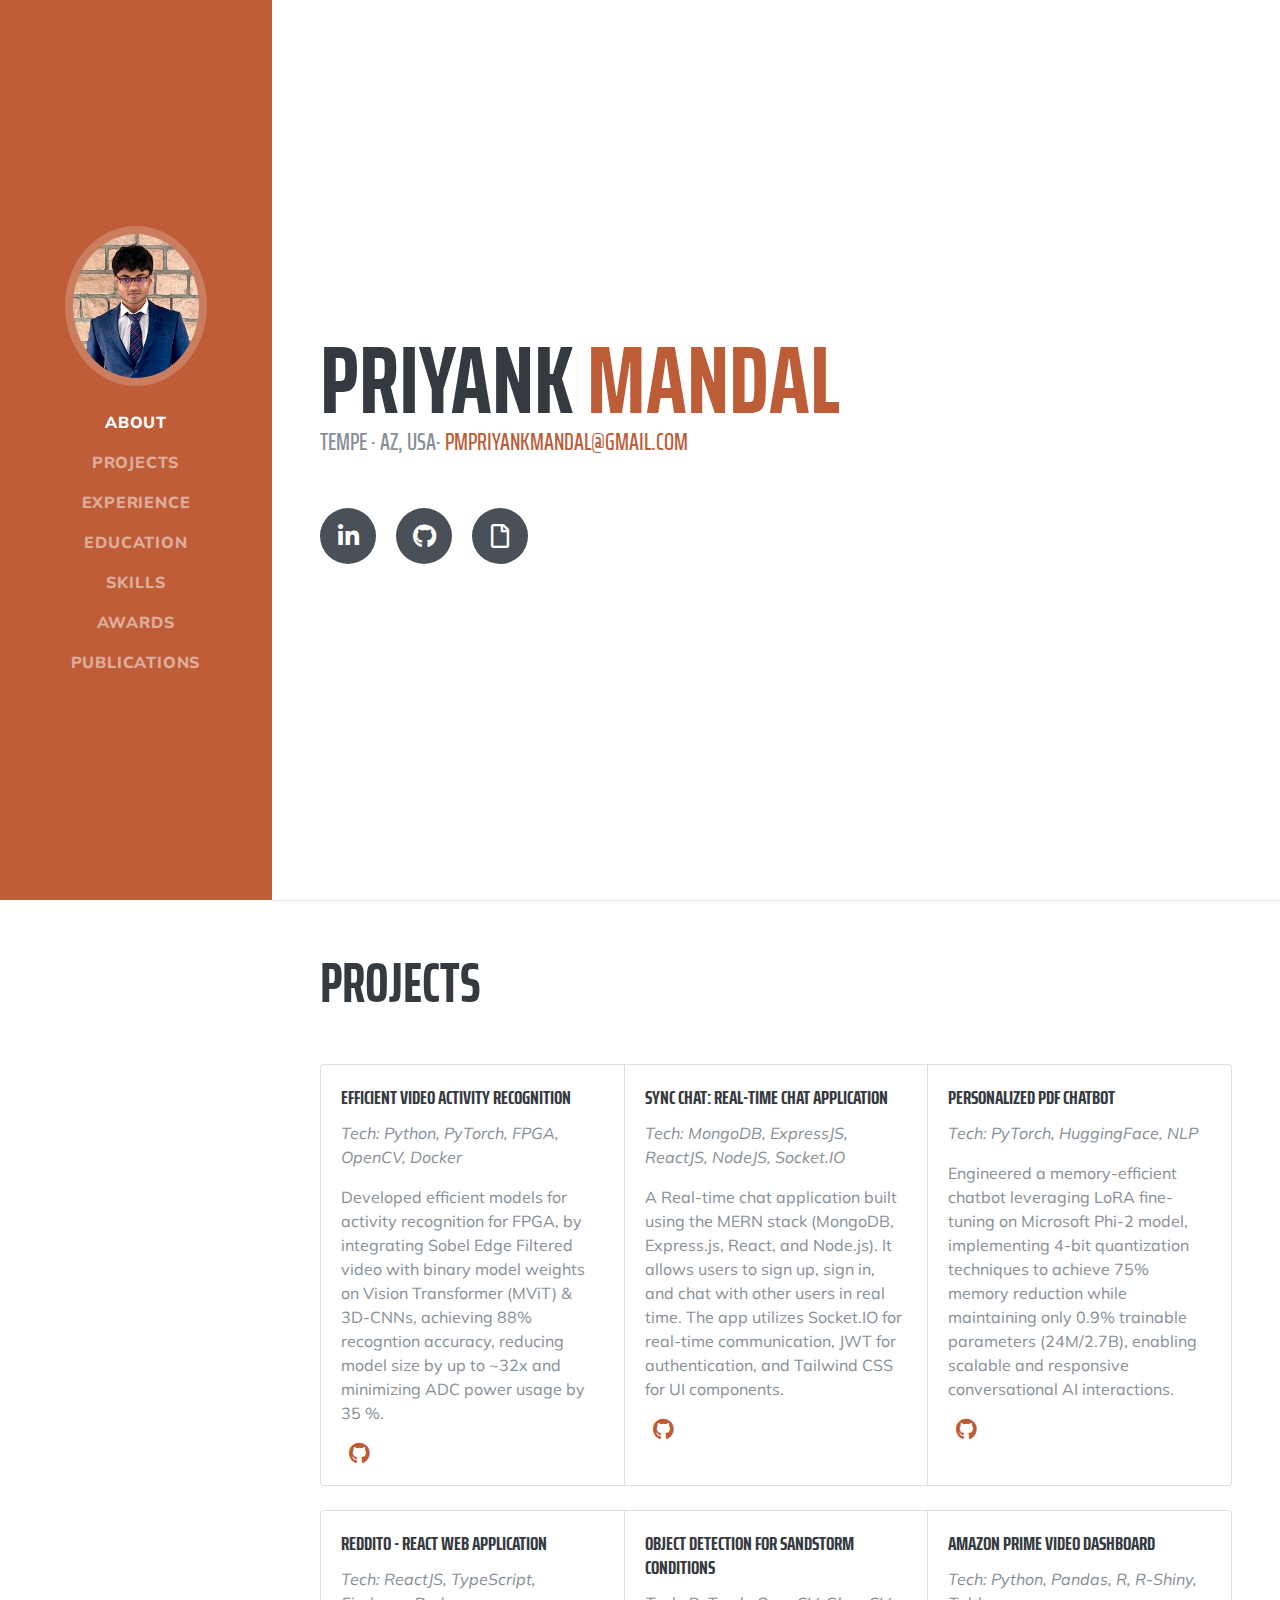
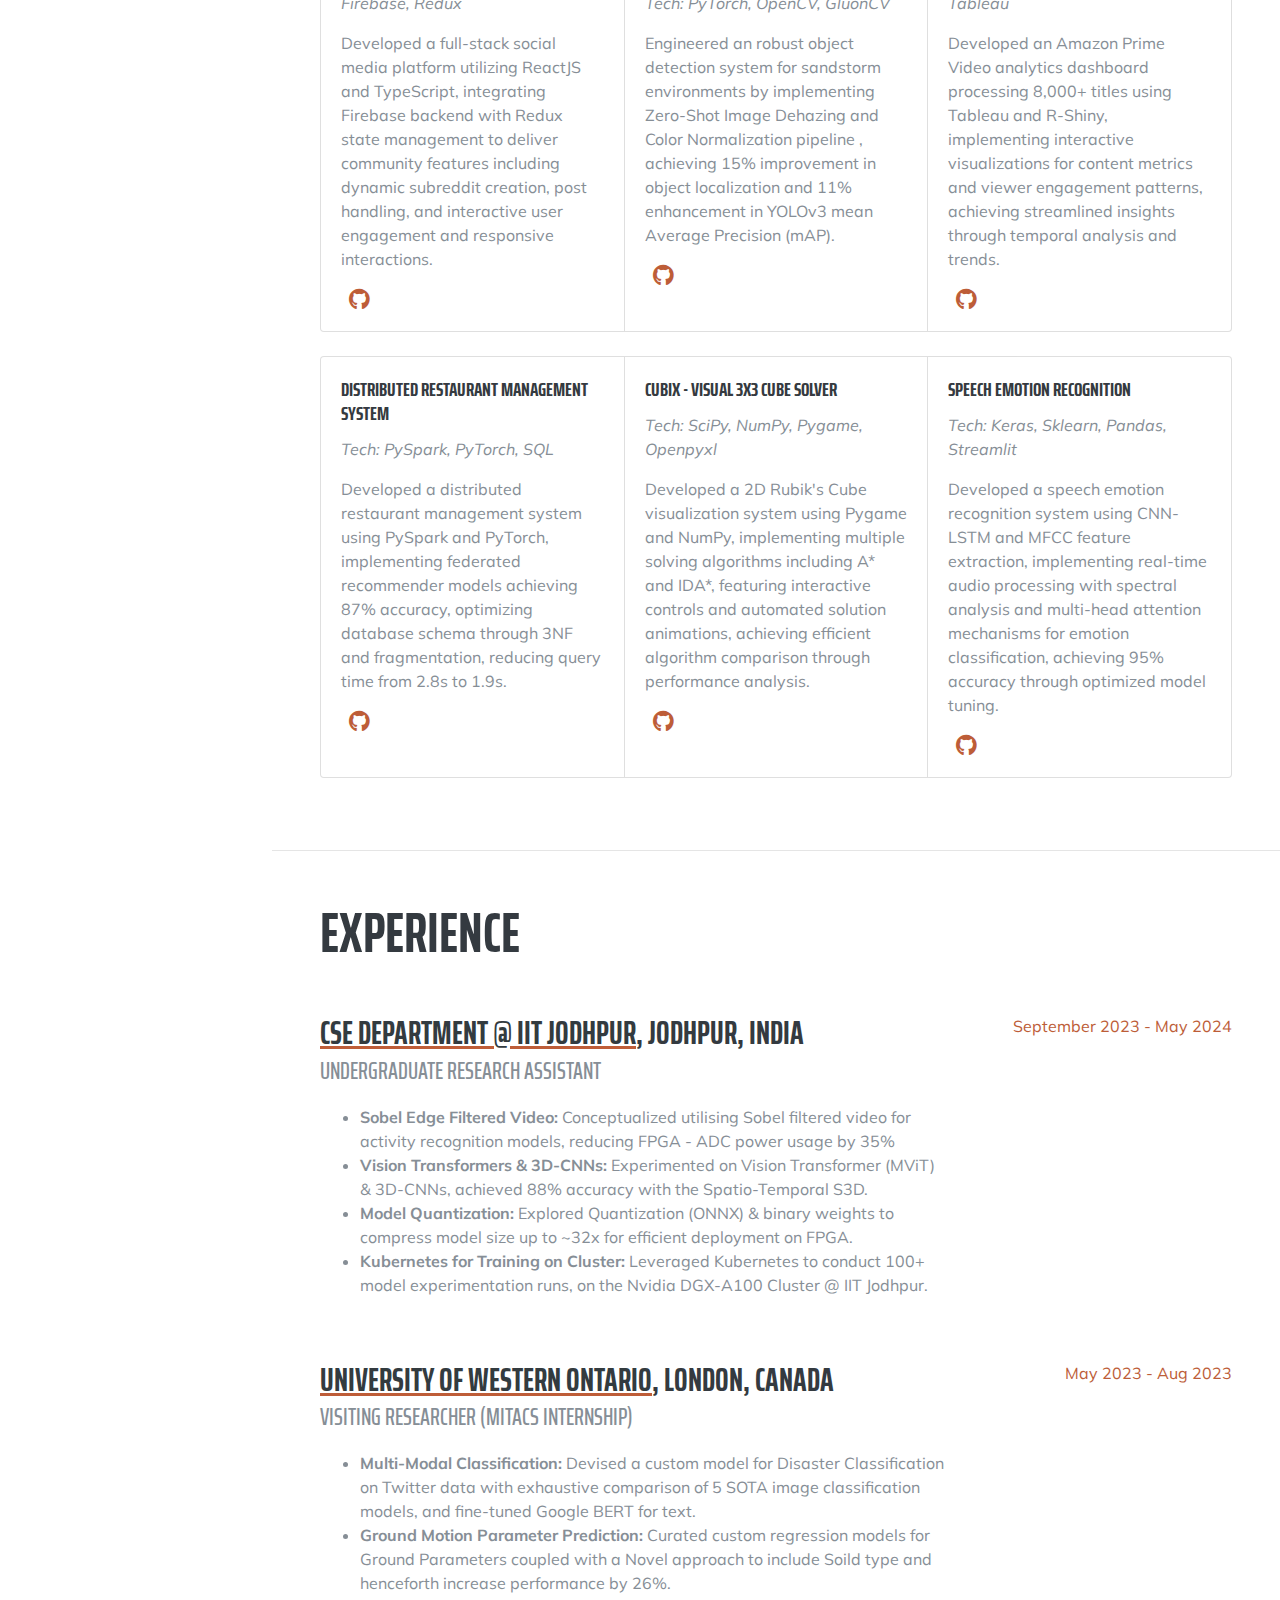
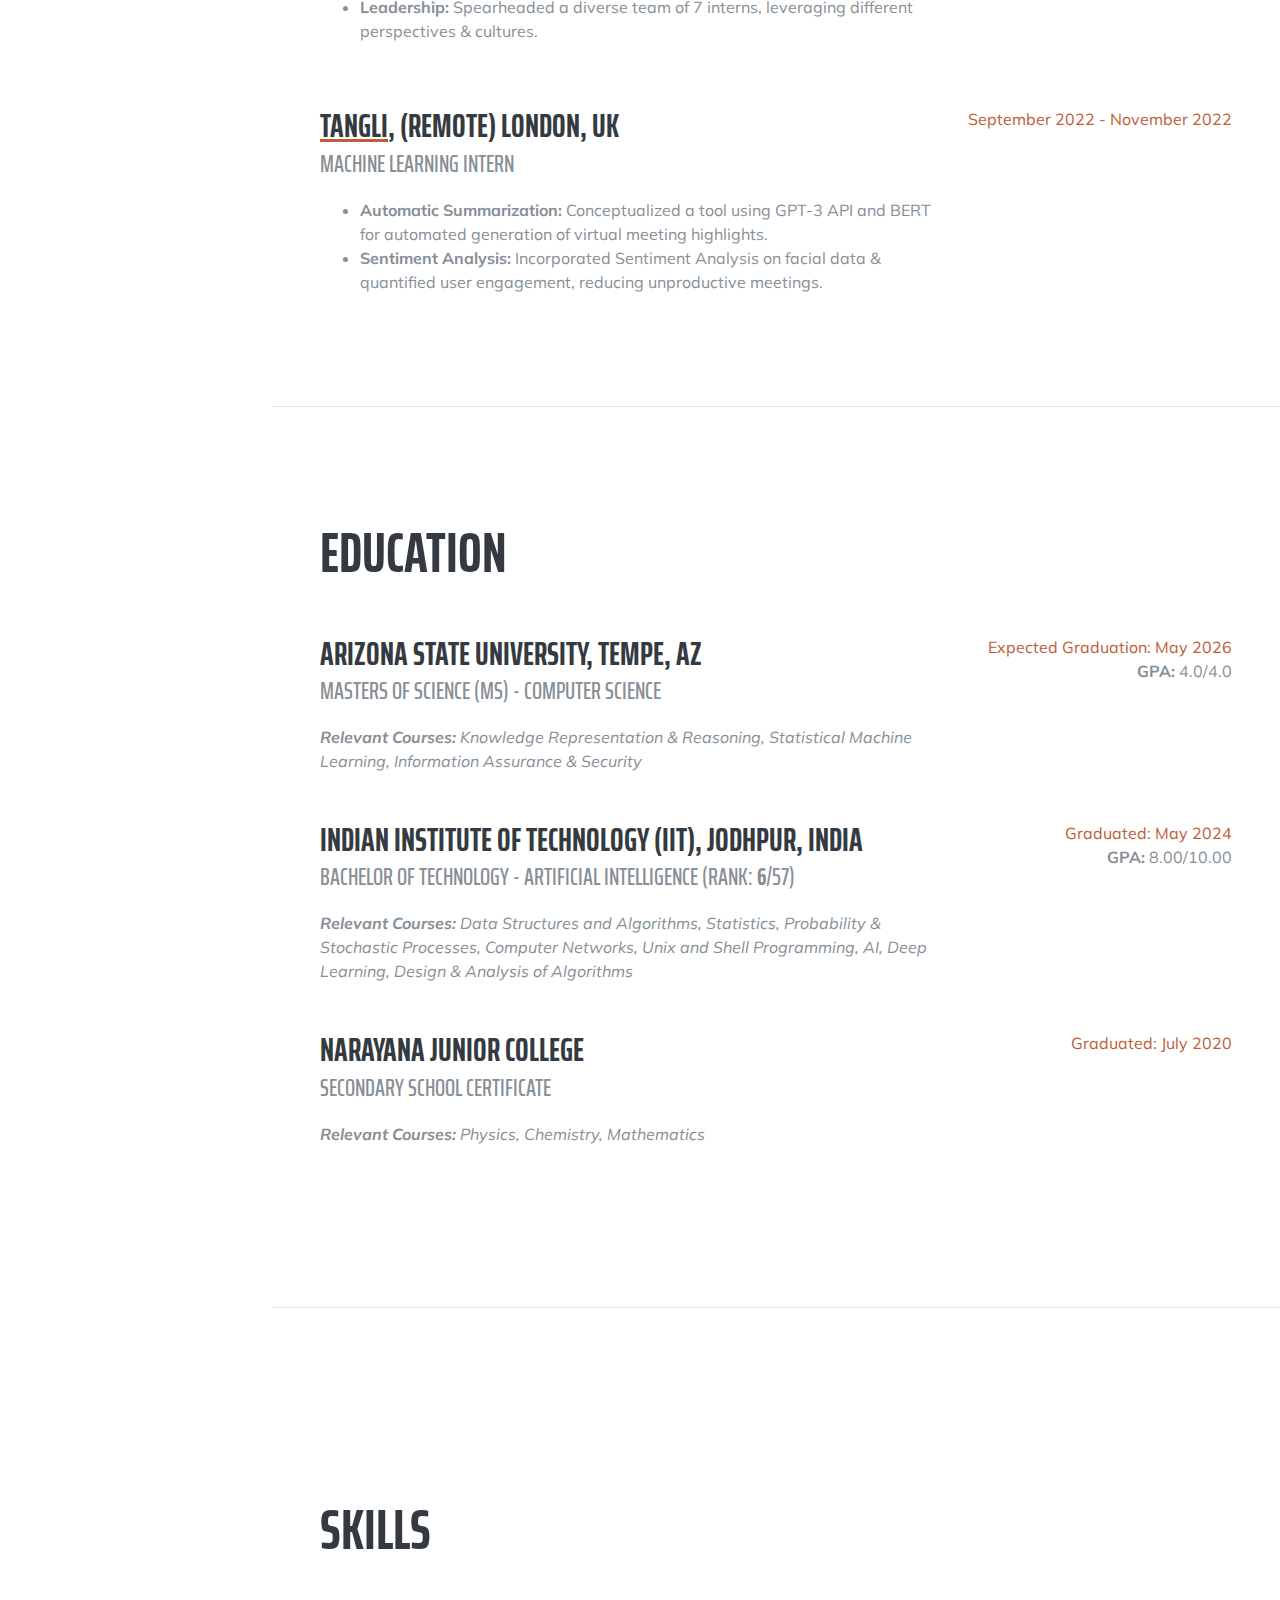
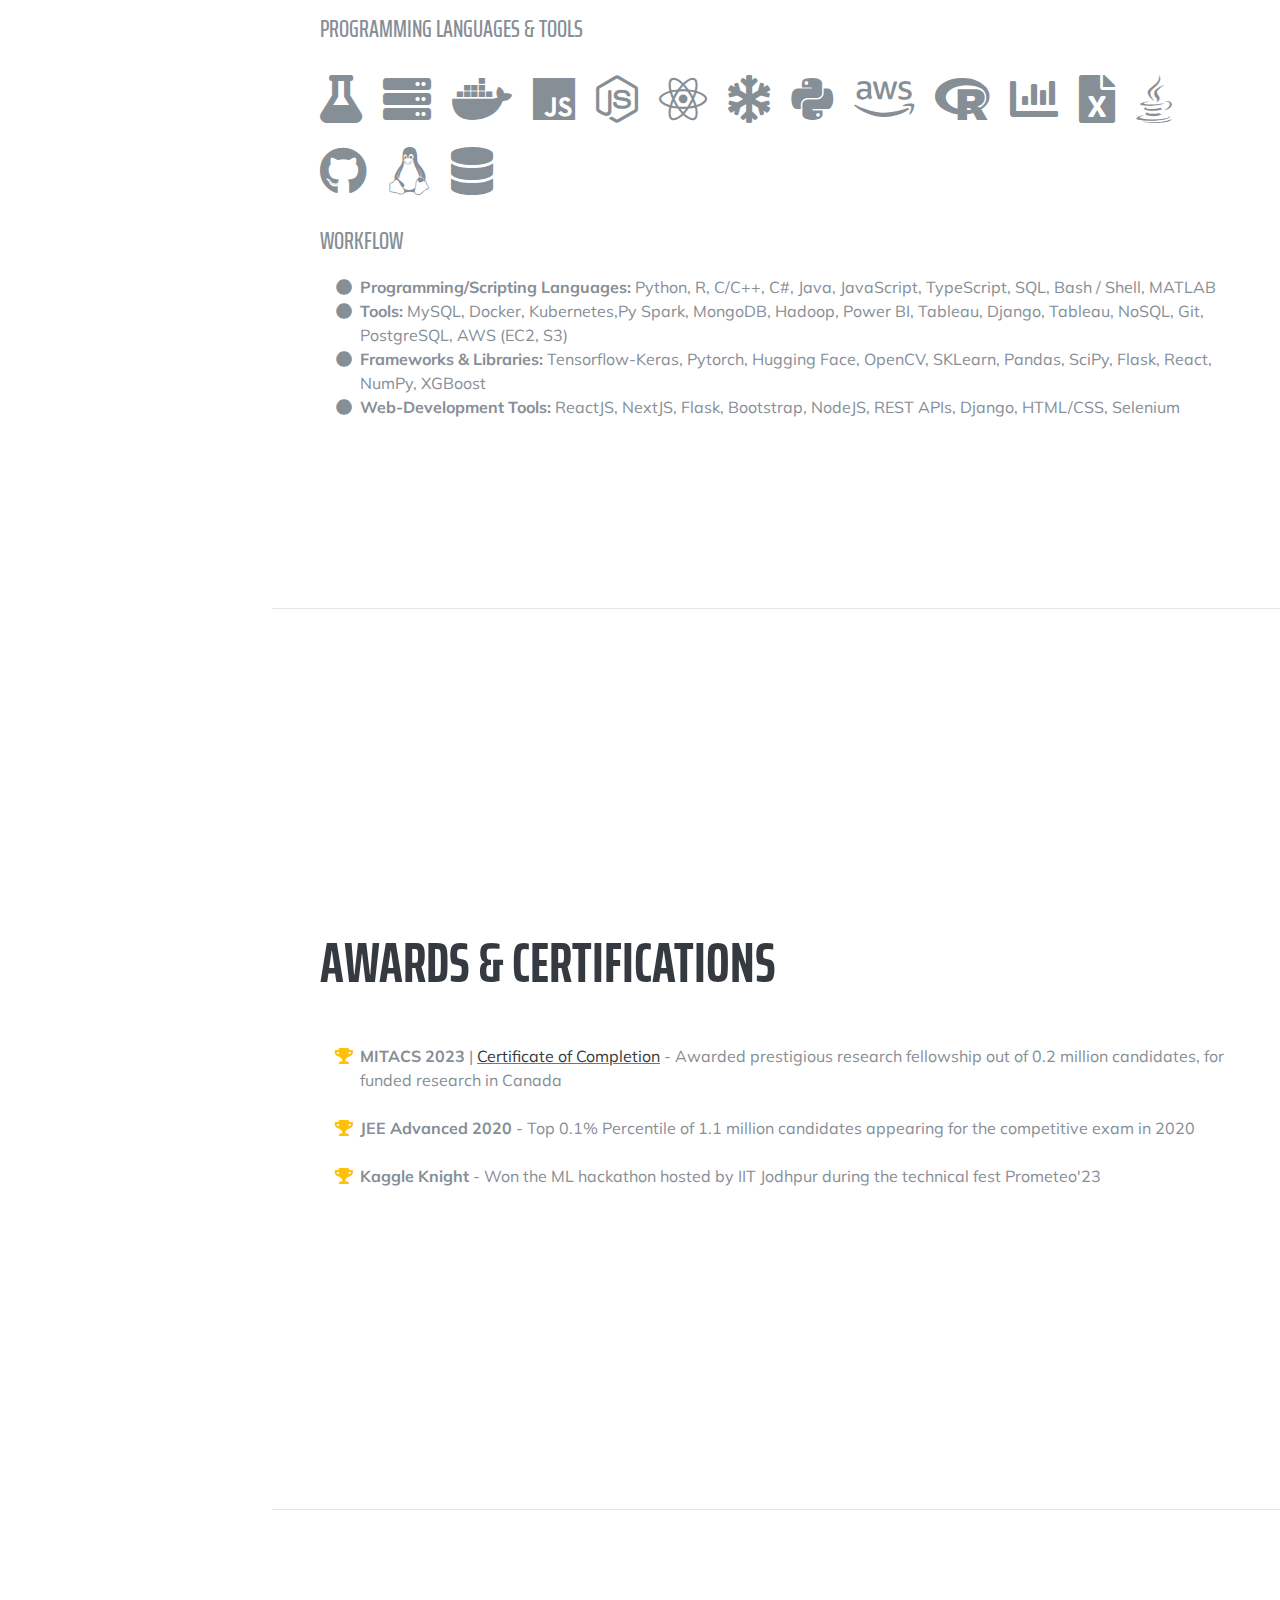
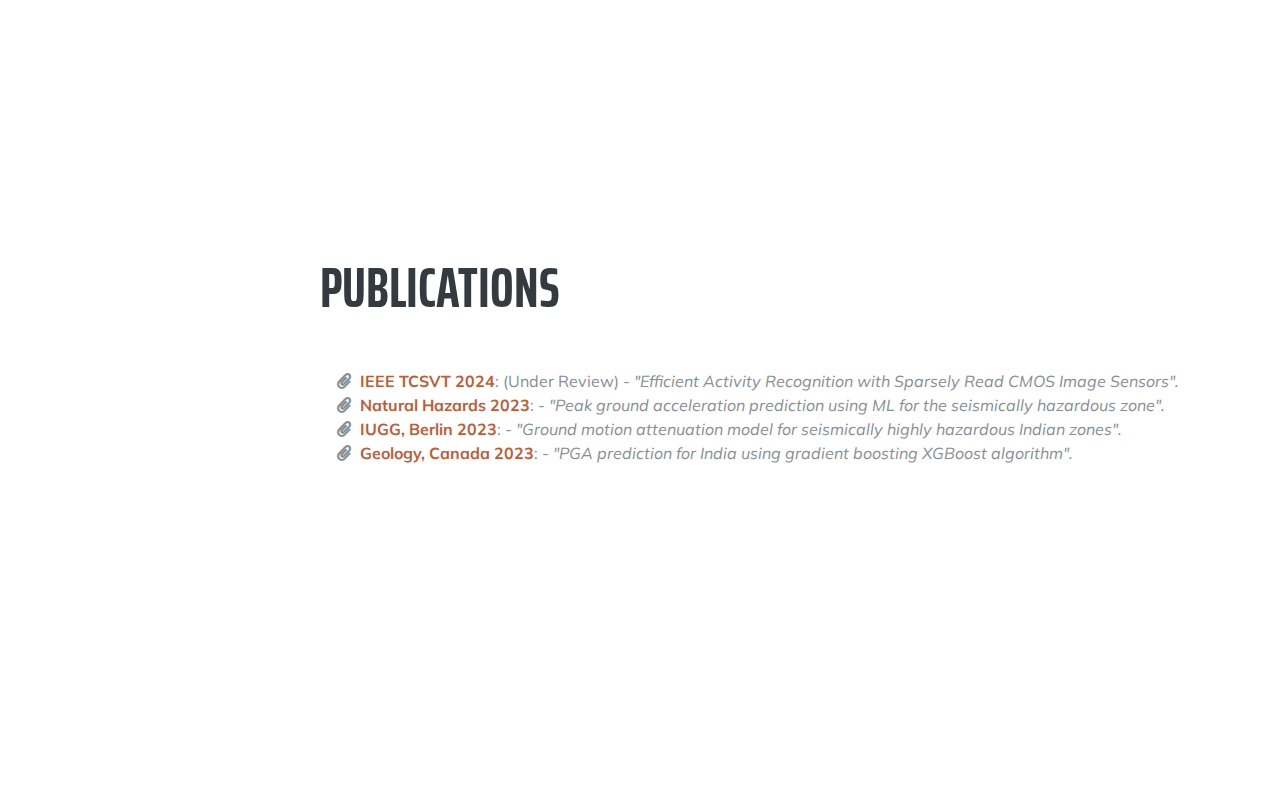
<file: index.html>
<!DOCTYPE html>
<html lang="en">
  <head>
    <meta charset="utf-8" />
    <meta
      name="viewport"
      content="width=device-width, initial-scale=1, shrink-to-fit=no"
    />
    <meta name="description" content="" />
    <meta name="author" content="" />
    <title>Priyank Mandal</title>
    <!-- Bootstrap core CSS -->
    <link href="vendor/bootstrap/css/bootstrap.min.css" rel="stylesheet" />
    <!-- Custom fonts for this template -->
    <link
      href="https://fonts.googleapis.com/css?family=Saira+Extra+Condensed:500,700"
      rel="stylesheet"
    />
    <link
      href="https://fonts.googleapis.com/css?family=Muli:400,400i,800,800i"
      rel="stylesheet"
    />
    <link href="vendor/fontawesome-free/css/all.min.css" rel="stylesheet" />
    <!-- Custom styles for this template -->
    <link href="css/resume.css" rel="stylesheet" />
  </head>

  <body id="page-top">
    <nav
      class="navbar navbar-expand-lg navbar-dark bg-primary fixed-top"
      id="sideNav"
    >
      <a class="navbar-brand js-scroll-trigger" href="#page-top">
        <span class="d-block d-lg-none">Priyank Mandal</span>
        <span class="d-none d-lg-block">
          <img
            class="img-fluid img-profile rounded-circle mx-auto mb-2"
            src="img/profile.jpg"
            alt=""
          />
        </span>
      </a>
      <button
        class="navbar-toggler"
        type="button"
        data-toggle="collapse"
        data-target="#navbarSupportedContent"
        aria-controls="navbarSupportedContent"
        aria-expanded="false"
        aria-label="Toggle navigation"
      >
        <span class="navbar-toggler-icon"></span>
      </button>
      <div class="collapse navbar-collapse" id="navbarSupportedContent">
        <ul class="navbar-nav">
          <li class="nav-item">
            <a class="nav-link js-scroll-trigger" href="#about">About</a>
          </li>
          <li class="nav-item">
            <a class="nav-link js-scroll-trigger" href="#projects">Projects</a>
          </li>
          <li class="nav-item">
            <a class="nav-link js-scroll-trigger" href="#experience"
              >Experience</a
            >
          </li>
          <li class="nav-item">
            <a class="nav-link js-scroll-trigger" href="#education"
              >Education</a
            >
          </li>
          <li class="nav-item">
            <a class="nav-link js-scroll-trigger" href="#skills">Skills</a>
          </li>
          <li class="nav-item">
            <a class="nav-link js-scroll-trigger" href="#awards">Awards</a>
          </li>
          <li class="nav-item">
            <a class="nav-link js-scroll-trigger" href="#publications"
              >Publications</a
            >
          </li>
        </ul>
      </div>
    </nav>
    <div class="container-fluid p-0">
      <section
        class="resume-section p-3 p-lg-5 d-flex align-items-center"
        id="about"
      >
        <div class="w-100">
          <h1 class="mb-0">
            Priyank
            <span class="text-primary">Mandal</span>
          </h1>
          <div class="subheading mb-5">
            Tempe · AZ, USA·
            <a href="mailto:pmpriyankmandal@gmail.com">pmpriyankmandal@gmail.com</a>
          </div>
          <p class="lead mb-5"></p>
          <div class="social-icons">
            <a target="_blank" href="https://www.linkedin.com/in/priyank82/">
              <i class="fab fa-linkedin-in"></i>
            </a>
            <a target="_blank" href="https://github.com/priyank-82">
              <i class="fab fa-github"></i>
            </a>
            <!-- <a target="_blank" href="https://twitter.com/tejeshreddy__">
              <i class="fab fa-twitter"></i>
            </a> -->
            <a href="https://drive.google.com/file/d/1Aiq0TjVlC3fOh_bi4gPpYpW5gj_MihMP/view?usp=sharing">
              <i class="far fa-file"></i>
            </a>
          </div>
        </div>
      </section>
      <hr class="m-0" />
      <section
        class="resume-section p-3 p-lg-5 d-flex align-items-center"
        id="projects"
      >
        <div class="w-100">
          <h2 class="mb-5">Projects</h2>
          <div class="card-group">
            <div class="card">
              <div class="card-body">
                <h5 class="card-title">Efficient Video Activity Recognition</h5>
                <p class="font-italic">
                  Tech: Python, PyTorch, FPGA, OpenCV, Docker
                </p>
                <p class="card-text">
                  Developed efficient models for activity recognition for FPGA, by integrating Sobel Edge Filtered video with binary model weights on Vision Transformer (MViT) & 3D-CNNs, achieving 88% recogntion accuracy, reducing model size by up to ~32x and minimizing ADC power usage by 35 %.
                </p>
                <a
                  class="px-2 fa-lg li-ic"
                  href="https://github.com/priyank-82/Binary-Neural-Networks"
                >
                  <i class="fab fa-github" aria-hidden="true"></i>
                </a>
              </div>
            </div>
            <div class="card">
              <div class="card-body">
                <h5 class="card-title">
                  Sync Chat: Real-time Chat Application
                </h5>
                <p class="font-italic">
                  Tech:  MongoDB, ExpressJS, ReactJS, NodeJS, Socket.IO
                </p>
                <p class="card-text">
                  A Real-time chat application built using the MERN stack (MongoDB, Express.js, React, and Node.js). It allows users to sign up, sign in, and chat with other users in real time. The app utilizes Socket.IO for real-time communication, JWT for authentication, and Tailwind CSS for UI components.
                </p>
                <a
                  class="px-2 fa-lg li-ic"
                  href="https://github.com/priyank-82/Real-Time-Chat-App"
                >
                  <i class="fab fa-github" aria-hidden="true"></i>
                </a>
              </div>
            </div>
            <div class="card">
              <div class="card-body">
                <h5 class="card-title">Personalized PDF Chatbot</h5>
                <p class="font-italic">
                  Tech: PyTorch, HuggingFace, NLP
                </p>
                <p class="card-text">
                  Engineered a memory-efficient chatbot leveraging LoRA fine-tuning on Microsoft Phi-2 model, implementing 4-bit quantization techniques to achieve 75% memory reduction while maintaining only 0.9% trainable parameters (24M/2.7B), enabling scalable and responsive conversational AI interactions.
                </p>
                <a
                  class="px-2 fa-lg li-ic"
                  href="https://github.com/priyank-82/Personalized-GPT"
                >
                  <i class="fab fa-github" aria-hidden="true"></i>
                </a>
              </div>
            </div>
          </div>
          <br />
          <!-- Group Start -->
          <!-- Group End -->
          <!-- Group Start -->
          <div class="card-group">
            <div class="card">
              <div class="card-body">
                <h5 class="card-title">Reddito - React Web Application</h5>
                <p class="font-italic">
                  Tech: ReactJS, TypeScript, Firebase, Redux
                </p>
                <p class="card-text">
                  Developed a full-stack social media platform utilizing ReactJS and TypeScript, integrating Firebase backend with Redux state management to deliver community features including dynamic subreddit creation, post handling, and interactive user engagement and responsive interactions.
                </p>
                <a
                  class="px-2 fa-lg li-ic"
                  href="https://github.com/priyank-82/reddit-clone"
                >
                  <i class="fab fa-github" aria-hidden="true"></i>
                </a>
              </div>
            </div>
            <div class="card">
              <div class="card-body">
                <h5 class="card-title">Object Detection for Sandstorm Conditions</h5>
                <p class="font-italic">
                  Tech: PyTorch, OpenCV, GluonCV
                </p>

                <p class="card-text">
                  Engineered an robust object detection system for sandstorm environments by implementing Zero-Shot Image Dehazing and Color Normalization pipeline , achieving 15% improvement in object localization and 11% enhancement in YOLOv3 mean Average Precision (mAP).
                </p>
                <a
                  class="px-2 fa-lg li-ic"
                  href="https://github.com/priyank-82/Enhancement-of-Computer-Vision-for-Sandstorm-Conditions"
                >
                  <i class="fab fa-github" aria-hidden="true"></i>
                </a>
              </div>
            </div>
            <div class="card">
              <div class="card-body">
                <h5 class="card-title">Amazon Prime Video Dashboard</h5>
                <p class="font-italic">
                  Tech: Python, Pandas, R, R-Shiny, Tableau
                </p>
                <p class="card-text">
                  Developed an Amazon Prime Video analytics dashboard processing 8,000+ titles using Tableau and R-Shiny, implementing interactive visualizations for content metrics and viewer engagement patterns, achieving streamlined insights through temporal analysis and trends.
                </p>
                <a
                  class="px-2 fa-lg li-ic"
                  href="https://riyanshujain.shinyapps.io/OTT_DASHBOARD/"
                >
                  <i class="fab fa-github" aria-hidden="true"></i>
                </a>
              </div>
            </div>
          </div>
          <br />
          <!-- Group End -->
          <!-- Group Start -->

          <div class="card-group">
            <div class="card">
              <div class="card-body">
                <h5 class="card-title">Distributed Restaurant Management System</h5>
                <p class="font-italic">
                  Tech: PySpark, PyTorch, SQL
                </p>
                <p class="card-text">
                  Developed a distributed restaurant management system using PySpark and PyTorch, implementing federated recommender models achieving 87% accuracy, optimizing database schema through 3NF and fragmentation, reducing query time from 2.8s to 1.9s.
                </p>
                <a
                  class="px-2 fa-lg li-ic"
                  href="https://github.com/priyank-82/Restaurant-fed"
                >
                  <i class="fab fa-github" aria-hidden="true"></i>
                </a>
              </div>
            </div>
            <div class="card">
              <div class="card-body">
                <h5 class="card-title">CUBIX - Visual 3x3 Cube Solver</h5>
                <p class="font-italic">Tech: SciPy, NumPy, Pygame, Openpyxl</p>
                <p class="card-text">
                  Developed a 2D Rubik's Cube visualization system using Pygame and NumPy, implementing multiple solving algorithms including A* and IDA*, featuring interactive controls and automated solution animations, achieving efficient algorithm comparison through performance analysis.
                </p>
                <a
                  class="px-2 fa-lg li-ic"
                  href="https://github.com/priyank-82/CUBIX-AI-Project"
                >
                  <i class="fab fa-github" aria-hidden="true"></i>
                </a>
              </div>
            </div>
            <div class="card">
              <div class="card-body">
                <h5 class="card-title">
                  Speech Emotion Recognition
                </h5>
                <p class="font-italic">Tech: Keras, Sklearn, Pandas, Streamlit</p>

                <p class="card-text">
                  Developed a speech emotion recognition system using CNN-LSTM and MFCC feature extraction, implementing real-time audio processing with spectral analysis and multi-head attention mechanisms for emotion classification, achieving 95% accuracy through optimized model tuning.
                </p>
                <a
                  class="px-2 fa-lg li-ic"
                  href="https://github.com/priyank-82/Speech_Emotion_Recognition"
                >
                  <i class="fab fa-github" aria-hidden="true"></i>
                </a>
              </div>
            </div>
            <!-- <div class="card">
              <div class="card-body">
                <h5 class="card-title">Vehicle Route Tracker</h5>
                <p class="font-italic">Tech: HTML, JS, CSS, PHP</p>
                <p class="card-text">
                  A web application to manage the attendance of a class and
                  obtain a detailed graphical analysis of the attendance.
                </p>
                <a
                  class="px-2 fa-lg li-ic"
                  href="https://github.com/tejeshreddy/VMS"
                >
                  <i class="fab fa-github" aria-hidden="true"></i>
                </a>
              </div>
            </div> -->
          </div>
          <br />
          <!-- Group End -->
        </div>
      </section>
      <hr class="m-0" />
      <section
        class="resume-section p-3 p-lg-5 d-flex align-items-center justify-content-center"
        id="experience"
      >
        <div class="w-100">
          <h2 class="mb-5">Experience</h2>

          <div
            class="resume-item d-flex flex-column flex-md-row justify-content-between mb-5"
          >
            <div class="resume-content">
              <h3 class="mb-0">
                <a href="https://sites.google.com/iitj.ac.in/dmishra/home" class="link">CSE Department @ IIT Jodhpur</a
                >, Jodhpur, India
              </h3>
              <div class="subheading mb-3">
                Undergraduate Research Assistant
              </div>
              <ul>
                <li>
                  <strong>Sobel Edge Filtered Video:</strong> Conceptualized utilising Sobel filtered video for activity recognition models, reducing FPGA - ADC power usage by 35%
                </li>
                <li>
                  <strong>Vision Transformers & 3D-CNNs:</strong> Experimented on Vision Transformer (MViT) & 3D-CNNs, achieved 88% accuracy with the Spatio-Temporal S3D.
                </li>
                <li>
                  <strong>Model Quantization:</strong> Explored Quantization (ONNX) & binary weights to compress model size up to ~32x for efficient deployment on FPGA.
                </li>
                <li>
                  <strong>Kubernetes for Training on Cluster:</strong> Leveraged Kubernetes to conduct 100+ model experimentation runs, on the Nvidia DGX-A100 Cluster @ IIT Jodhpur.
                </li>
              </ul>
            </div>
            <div class="resume-date text-md-right">
              <span class="text-primary">September 2023 - May 2024</span>
            </div>
          </div>


          <div
            class="resume-item d-flex flex-column flex-md-row justify-content-between mb-5"
          >
            <div class="resume-content">
              <h3 class="mb-0">
                <a href="https://drive.google.com/file/d/1AElda_8KxgVRA702LmvMygzXYIHApaG-/view?usp=sharing" class="link">University of Western Ontario</a
                >, London, Canada
              </h3>
              <div class="subheading mb-3">
                Visiting Researcher (MITACS Internship)
              </div>
              <ul>
                <li>
                  <strong>Multi-Modal Classification:</strong> Devised a custom model for Disaster Classification on Twitter data with exhaustive comparison of 5 SOTA image classification models, and fine-tuned Google BERT for text.
                </li>
                <li>
                  <strong>Ground Motion Parameter Prediction:</strong> Curated custom regression models for Ground Parameters coupled with a Novel approach to include Soild type and henceforth increase performance by 26%.
                </li>
                <li>
                  <strong>Leadership:</strong> Spearheaded a diverse team of 7 interns, leveraging different perspectives & cultures.
                </li>
              </ul>
            </div>
            <div class="resume-date text-md-right">
              <span class="text-primary">May 2023 - Aug 2023</span>
            </div>
          </div>

          <div
            class="resume-item d-flex flex-column flex-md-row justify-content-between mb-5"
          >
            <div class="resume-content">
              <h3 class="mb-0">
                <a href="https://www.tangli.io/" class="link"
                  >Tangli</a
                >, (Remote) London, UK
              </h3>
              <div class="subheading mb-3">Machine Learning Intern</div>
              <ul>
                <li>
                  <strong>Automatic Summarization:</strong> Conceptualized a tool using GPT-3 API and BERT for automated generation of virtual meeting highlights.
                </li>
                <li>
                  <strong>Sentiment Analysis:</strong> Incorporated Sentiment Analysis on facial data & quantified user engagement, reducing unproductive meetings.
                </li>
              </ul>
            </div>
            <div class="resume-date text-md-right">
              <span class="text-primary">September 2022 - November 2022</span>
            </div>
          </div>

      </section>
      <hr class="m-0" />
      <section
        class="resume-section p-3 p-lg-5 d-flex align-items-center"
        id="education"
      >
        <div class="w-100">
          <h2 class="mb-5">Education</h2>

          <div
            class="resume-item d-flex flex-column flex-md-row justify-content-between mb-5"
          >
            <div class="resume-content">
              <h3 class="mb-0">Arizona State University, Tempe, AZ</h3>
              <div class="subheading mb-3">
                Masters of Science (MS) - Computer Science
              </div>
              <i
                ><b>Relevant Courses:</b> Knowledge Representation & Reasoning, Statistical Machine Learning, Information Assurance & Security</i
              >
            </div>
            <div class="resume-date text-md-right">
              <span class="text-primary">Expected Graduation: May 2026</span>
              <div><b>GPA:</b> 4.0/4.0</div>
            </div>
          </div>
          <div
            class="resume-item d-flex flex-column flex-md-row justify-content-between mb-5"
          >
            <div class="resume-content">
              <h3 class="mb-0">Indian Institute of Technology (IIT), Jodhpur, India</h3>
              <div class="subheading mb-3">Bachelor of Technology - Artificial Intelligence (Rank: <b>6</b>/57)</div>
              <i
                ><b>Relevant Courses:</b> Data Structures and Algorithms, Statistics, Probability & Stochastic Processes,
                Computer Networks, Unix and Shell Programming, AI, Deep Learning, Design & Analysis of Algorithms</i
              >
            </div>
            <div class="resume-date text-md-right">
              <span class="text-primary">Graduated: May 2024</span>
              <div><b>GPA:</b> 8.00/10.00</div>
            </div>
          </div>

          <!-- <div
            class="resume-item d-flex flex-column flex-md-row justify-content-between mb-5"
          >
            <div class="resume-content">
              <h3 class="mb-0">Pragathi PU College</h3>
              <div class="subheading mb-3">Karnataka PU Board</div>

              
              <div>Science Stream (Aggregate: 86.67%)</div>
            </div>
            <div class="resume-date text-md-right">
              <span class="text-primary">Graduated: July 2015</span>
            </div>
          </div> -->
          <div
            class="resume-item d-flex flex-column flex-md-row justify-content-between mb-5"
          >
            <div class="resume-content">
              <h3 class="mb-0">Narayana Junior College</h3>
              <div class="subheading mb-3">
                Secondary School Certificate
              </div>
              <i
                ><b>Relevant Courses:</b> Physics, Chemistry,
                Mathematics</i
              >
              <!-- <div>Aggregate: 84.67%</div> -->
            </div>
            <div class="resume-date text-md-right">
              <span class="text-primary">Graduated: July 2020</span>
            </div>
          </div>
        </div>
      </section>
      <hr class="m-0" />
      <section
        class="resume-section p-3 p-lg-5 d-flex align-items-center"
        id="skills"
      >
        <div class="w-100">
          <h2 class="mb-5">Skills</h2>
          <div class="subheading mb-3">Programming Languages &amp; Tools</div>
          <ul class="list-inline dev-icons">
            <li class="list-inline-item">
              <i class="fas fa-flask"></i>
            </li>
            <li class="list-inline-item">
              <i class="fas fa-server"></i>
            </li>
            <li class="list-inline-item">
              <i class="fab fa-docker"></i>
            </li>
            <li class="list-inline-item">
              <i class="fab fa-js"></i>
            </li>
            <li class="list-inline-item">
              <i class="fab fa-node-js"></i>
            </li>
            <li class="list-inline-item">
              <i class="fab fa-react"></i>
            </li>
            <li class="list-inline-item">
              <i class="fas fa-snowflake"></i>
            </li>
            <li class="list-inline-item">
              <i class="fab fa-python"></i>
            </li>
            <li class="list-inline-item">
              <i class="fab fa-aws"></i>
            </li>
            <li class="list-inline-item">
              <i class="fab fa-r-project"></i>
            </li>
            <li class="list-inline-item">
              <i class="fas fa-chart-bar"></i>
            </li>
            <li class="list-inline-item">
              <i class="fas fa-file-excel"></i>
            </li>
            <li class="list-inline-item">
              <i class="fab fa-java"></i>
            </li>
            <li class="list-inline-item">
              <i class="fab fa-github"></i>
            </li>
            <li class="list-inline-item">
              <i class="fab fa-linux"></i>
            </li>
            <li class="list-inline-item">
              <i class="fas fa-database"></i>
            </li>
          </ul>
          <div class="subheading mb-3">Workflow</div>
          <ul class="fa-ul mb-0">
            <li>
              <i class="fa-li fa fa-circle"></i>
              <b>Programming/Scripting Languages:</b> Python, R, C/C++, C#, Java, JavaScript, TypeScript, SQL, Bash / Shell, MATLAB
            </li>
            <li>
              <i class="fa-li fa fa-circle"></i>
              <b>Tools:</b> MySQL, Docker, Kubernetes,Py Spark, MongoDB, Hadoop, Power BI, Tableau, Django, Tableau, NoSQL, Git, PostgreSQL, AWS (EC2, S3)
            </li>
            <li>
              <i class="fa-li fa fa-circle"></i>
              <b>Frameworks & Libraries:</b> Tensorflow-Keras, Pytorch, Hugging Face, OpenCV, SKLearn, Pandas, SciPy, Flask, React, NumPy, XGBoost
            </li>
            <li>
              <i class="fa-li fa fa-circle"></i>
              <b>Web-Development Tools:</b> ReactJS, NextJS, Flask, Bootstrap, NodeJS, REST APIs, Django, HTML/CSS, Selenium
            </li>
          </ul>
        </div>
      </section>
      <hr class="m-0" />
      <section
        class="resume-section p-3 p-lg-5 d-flex align-items-center"
        id="awards"
      >
        <div class="w-100">
          <h2 class="mb-5">Awards &amp; Certifications</h2>
          <ul class="fa-ul mb-0">
            <li>
              <i class="fa-li fa fa-trophy text-warning"></i>
              <b>MITACS 2023</b> |
              <a
                href="https://drive.google.com/file/d/1AElda_8KxgVRA702LmvMygzXYIHApaG-/view?usp=sharing"
                class="link"
              >
                Certificate of Completion</a
              >
              - Awarded prestigious research fellowship out of 0.2 million candidates, for funded research in Canada
            </li>
            <br />
            <li>
              <i class="fa-li fa fa-trophy text-warning"></i>
              <b>JEE Advanced 2020</b> - Top 0.1% Percentile of 1.1 million candidates appearing for the competitive exam in 2020
            </li>
            <br />
            <li>
              <i class="fa-li fa fa-trophy text-warning"></i>
              <b>Kaggle Knight</b> - Won the ML hackathon hosted by IIT Jodhpur during the technical fest Prometeo'23
            </li>
          </ul>
        </div>
      </section>
      <hr class="m-0" />
      <section
        class="resume-section p-3 p-lg-5 d-flex align-items-center"
        id="publications"
      >
        <div class="w-100">
          <h2 class="mb-5">Publications</h2>
          <ul class="fa-ul mb-0">
            <li>
              <i class="fa-li fa fa-paperclip"></i>
              <b
                ><a
                  target="_blank"
                  href="https://ieeexplore.ieee.org/xpl/RecentIssue.jsp?punumber=76"
                  >IEEE TCSVT 2024</a
                ></b
              >: (Under Review) -
              <i
                >"Efficient Activity Recognition with Sparsely Read CMOS Image Sensors".</i
              >
            </li>
            <li>
              <i class="fa-li fa fa-paperclip"></i>
              <b
                ><a
                  target="_blank"
                  href="https://doi.org/10.1007/s11069-023-06257-7"
                  >Natural Hazards 2023</a
                ></b
              >: -
              <i
                >"Peak ground acceleration prediction using ML for the seismically hazardous zone".</i
              >
            </li>
            <li>
              <i class="fa-li fa fa-paperclip"></i>
              <b
                ><a
                  target="_blank"
                  href="https://doi.org/10.57757/IUGG23-0230"
                  >IUGG, Berlin 2023</a
                ></b
              >: -
              <i
                >"Ground motion attenuation model for seismically highly hazardous Indian zones".</i
              >
            </li>
            <li>
              <i class="fa-li fa fa-paperclip"></i>
              <b
                ><a
                  target="_blank"
                  href="https://geology.magnusconferences.com/uploads/pdfs/tentative-program.pdf"
                  >Geology, Canada 2023</a
                ></b
              >: -
              <i
                >"PGA prediction for India using gradient boosting XGBoost algorithm".</i
              >
            </li>
          </ul>
        </div>
      </section>
    </div>
    <!-- Bootstrap core JavaScript -->
    <script src="vendor/jquery/jquery.min.js"></script>
    <script src="vendor/bootstrap/js/bootstrap.bundle.min.js"></script>
    <!-- Plugin JavaScript -->
    <script src="vendor/jquery-easing/jquery.easing.min.js"></script>
    <script src="js/resume.min.js"></script>
  </body>
</html>
</file>
<file: css/resume.css>
/*!
 * Start Bootstrap - Resume v5.0.7 (https://startbootstrap.com/template-overviews/resume)
 * Copyright 2013-2019 Start Bootstrap
 * Licensed under MIT (https://github.com/BlackrockDigital/startbootstrap-resume/blob/master/LICENSE)
 */

body {
  font-family: 'Muli', -apple-system, BlinkMacSystemFont, 'Segoe UI', Roboto,
    'Helvetica Neue', Arial, sans-serif, 'Apple Color Emoji', 'Segoe UI Emoji',
    'Segoe UI Symbol', 'Noto Color Emoji';
  padding-top: 54px;
  color: #868e96;
  /* background-color: #d3d3d3; */
}

@media (min-width: 992px) {
  body {
    padding-top: 0;
    padding-left: 17rem;
  }
}

h1,
h2,
h3,
h4,
h5,
h6 {
  font-family: 'Saira Extra Condensed', -apple-system, BlinkMacSystemFont,
    'Segoe UI', Roboto, 'Helvetica Neue', Arial, sans-serif, 'Apple Color Emoji',
    'Segoe UI Emoji', 'Segoe UI Symbol', 'Noto Color Emoji';
  font-weight: 700;
  text-transform: uppercase;
  color: #343a40;
}

h1 {
  font-size: 6rem;
  line-height: 5.5rem;
}

h2 {
  font-size: 3.5rem;
}

h3 {
  font-size: 2rem;
}

p.lead {
  font-size: 1.15rem;
  font-weight: 400;
}

.subheading {
  text-transform: uppercase;
  font-weight: 500;
  font-family: 'Saira Extra Condensed', -apple-system, BlinkMacSystemFont,
    'Segoe UI', Roboto, 'Helvetica Neue', Arial, sans-serif, 'Apple Color Emoji',
    'Segoe UI Emoji', 'Segoe UI Symbol', 'Noto Color Emoji';
  font-size: 1.5rem;
}

.social-icons a {
  display: inline-block;
  height: 3.5rem;
  width: 3.5rem;
  background-color: #495057;
  color: #fff !important;
  border-radius: 100%;
  text-align: center;
  font-size: 1.5rem;
  line-height: 3.5rem;
  margin-right: 1rem;
}

.social-icons a:last-child {
  margin-right: 0;
}

.social-icons a:hover {
  background-color: #bd5d38;
}

.dev-icons {
  font-size: 3rem;
}

.dev-icons .list-inline-item i:hover {
  color: #bd5d38;
}

#sideNav .navbar-nav .nav-item .nav-link {
  font-weight: 800;
  letter-spacing: 0.05rem;
  text-transform: uppercase;
}

#sideNav .navbar-toggler:focus {
  outline-color: #4c271f;
}

@media (min-width: 992px) {
  #sideNav {
    text-align: center;
    position: fixed;
    top: 0;
    left: 0;
    display: -webkit-box;
    display: -ms-flexbox;
    display: flex;
    -webkit-box-orient: vertical;
    -webkit-box-direction: normal;
    -ms-flex-direction: column;
    flex-direction: column;
    width: 17rem;
    height: 100vh;
  }
  #sideNav .navbar-brand {
    display: -webkit-box;
    display: -ms-flexbox;
    display: flex;
    margin: auto auto 0;
    padding: 0.5rem;
  }
  #sideNav .navbar-brand .img-profile {
    max-width: 10rem;
    max-height: 10rem;
    border: 0.5rem solid rgba(255, 255, 255, 0.2);
  }
  #sideNav .navbar-collapse {
    display: -webkit-box;
    display: -ms-flexbox;
    display: flex;
    -webkit-box-align: start;
    -ms-flex-align: start;
    align-items: flex-start;
    -webkit-box-flex: 0;
    -ms-flex-positive: 0;
    flex-grow: 0;
    width: 100%;
    margin-bottom: auto;
  }
  #sideNav .navbar-collapse .navbar-nav {
    -webkit-box-orient: vertical;
    -webkit-box-direction: normal;
    -ms-flex-direction: column;
    flex-direction: column;
    width: 100%;
  }
  #sideNav .navbar-collapse .navbar-nav .nav-item {
    display: block;
  }
  #sideNav .navbar-collapse .navbar-nav .nav-item .nav-link {
    display: block;
  }
}

section.resume-section {
  padding-top: 5rem !important;
  padding-bottom: 5rem !important;
  max-width: 75rem;
}

section.resume-section .resume-item .resume-date {
  min-width: none;
}

@media (min-width: 768px) {
  section.resume-section {
    min-height: 100vh;
  }
  section.resume-section .resume-item .resume-date {
    min-width: 18rem;
  }
}

@media (min-width: 992px) {
  section.resume-section {
    padding-top: 3rem !important;
    padding-bottom: 3rem !important;
  }
}

.bg-primary {
  background-color: #be5d38 !important;
}

.text-primary {
  color: #bd5d38 !important;
}

a {
  color: #bd5d38;
}

a:hover,
a:focus,
a:active {
  color: #824027;
}

.link {
  color: #333b3f !important;
  text-decoration: underline;
  text-decoration-color: #be5d38;
}
</file>
